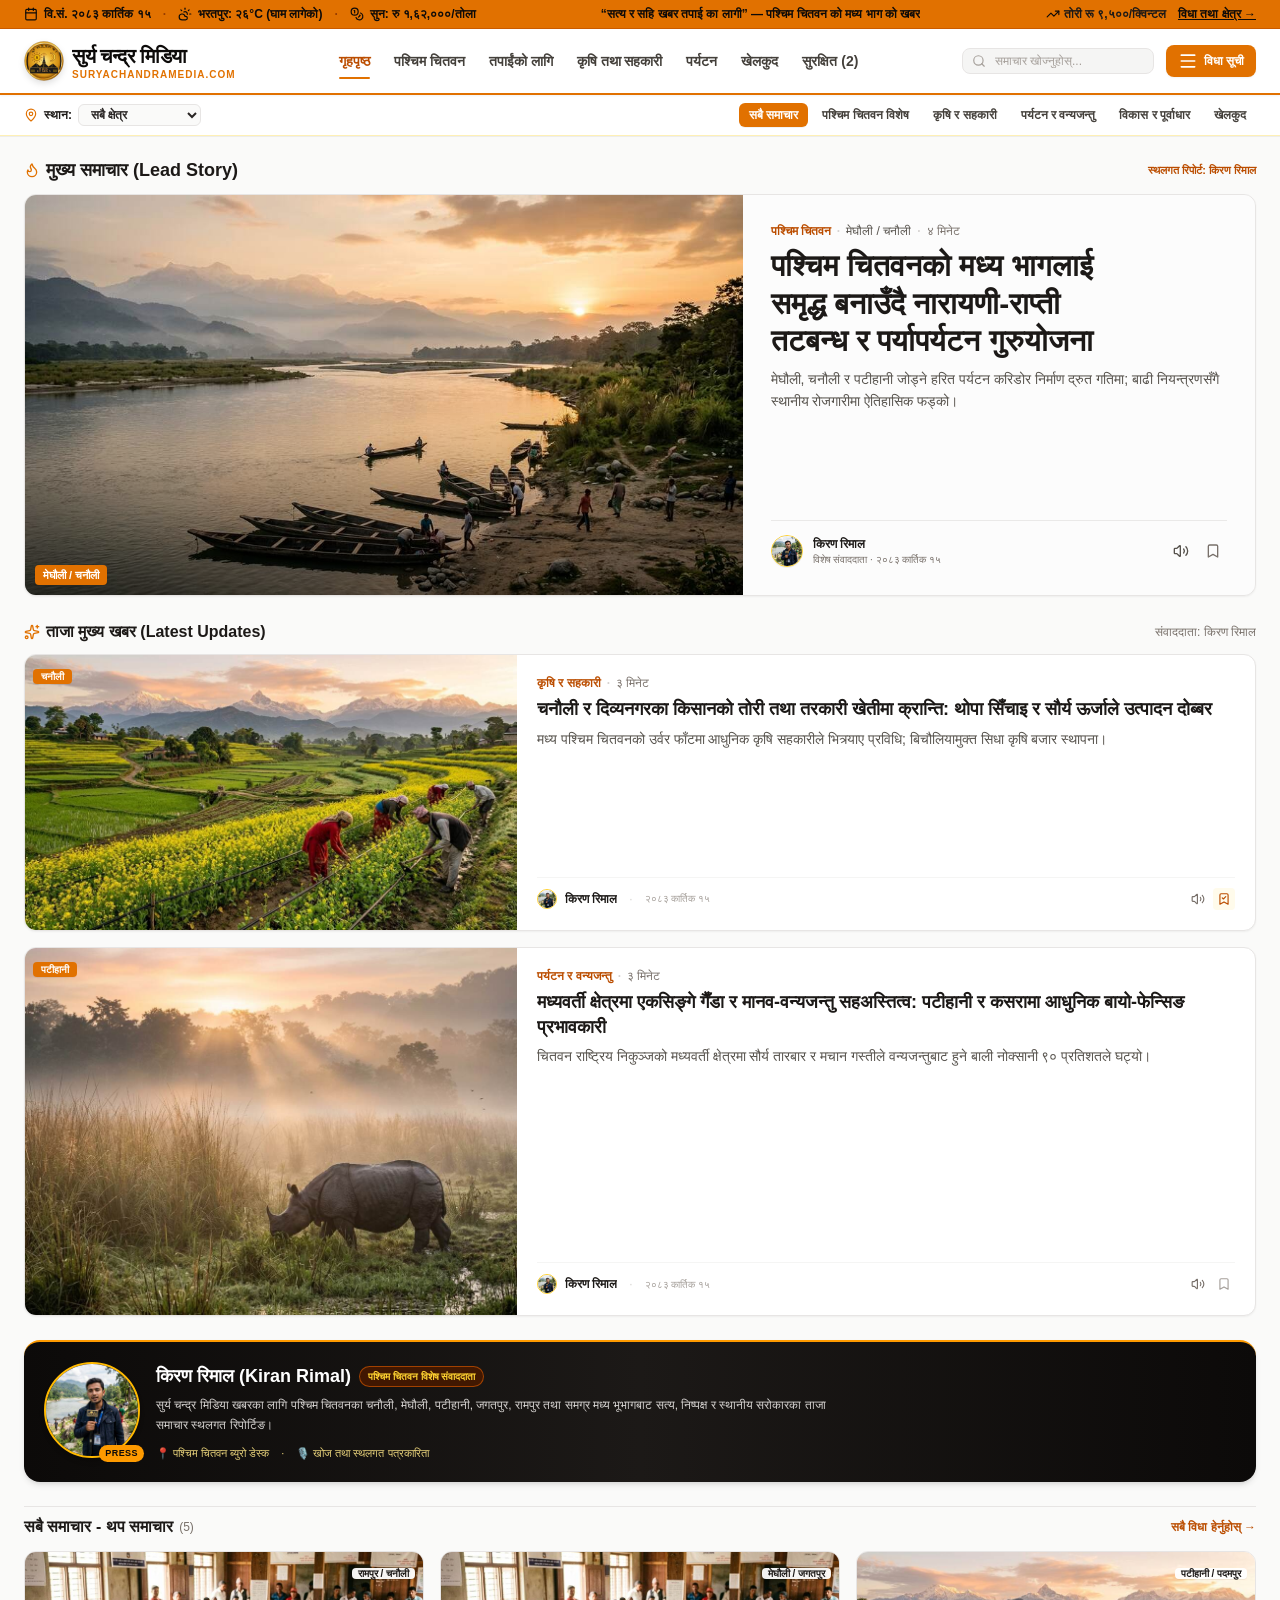
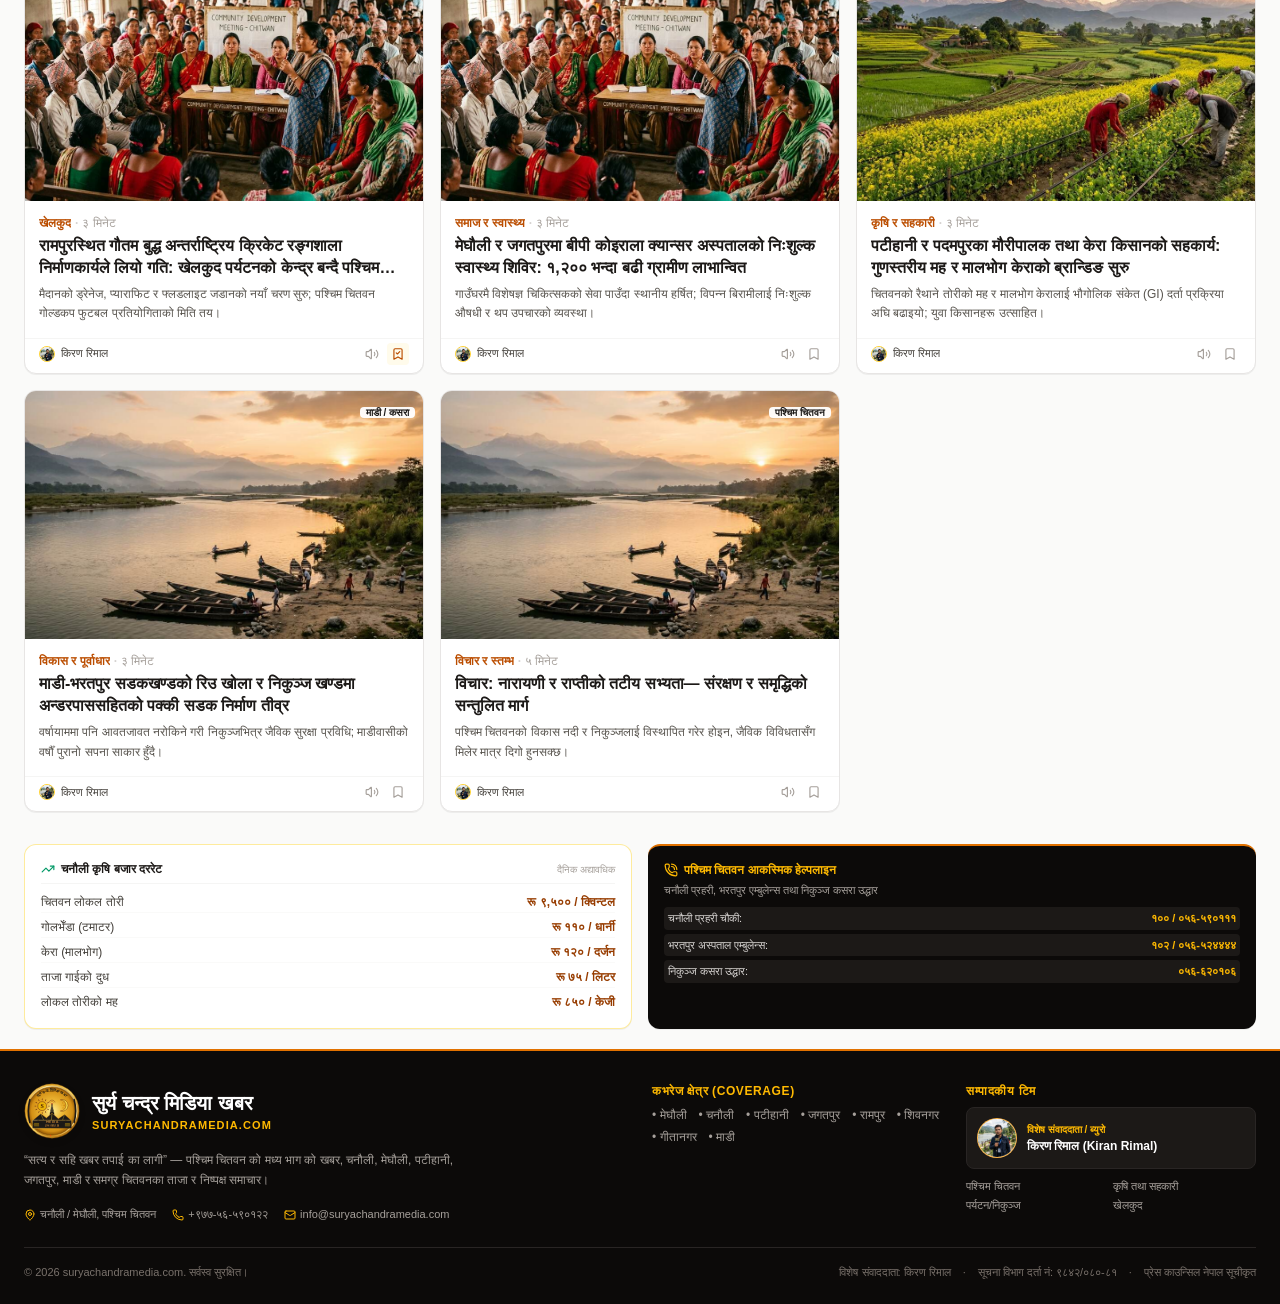
<file: index.html>
<!doctype html>
<html lang="ne">
  <head>
    <meta charset="UTF-8" />
    <meta name="viewport" content="width=device-width, initial-scale=1.0" />
    <title>सुर्य चन्द्र मिडिया खबर | suryachandramedia.com - सत्य र सहि खबर तपाई का लागी</title>
    <meta
      name="description"
      content="सत्य र सहि खबर तपाई का लागी - पश्चिम चितवन को मध्य भाग को खबर, सुर्य चन्द्र मिडिया खबर (suryachandramedia.com)। ताजा समाचार, प्रत्यक्ष अलर्ट र निष्पक्ष पत्रकारिता।"
    />
    <meta property="og:title" content="सुर्य चन्द्र मिडिया खबर | suryachandramedia.com - सत्य र सहि खबर तपाई का लागी" />
    <meta
      property="og:description"
      content="सत्य र सहि खबर तपाई का लागी - पश्चिम चितवन को मध्य भाग को खबर, सुर्य चन्द्र मिडिया खबर (suryachandramedia.com)। ताजा समाचार, प्रत्यक्ष अलर्ट र निष्पक्ष पत्रकारिता।"
    />
    <meta property="og:type" content="news" />
    <meta property="og:site_name" content="Surya Chandra Media" />
    <meta name="twitter:card" content="summary_large_image" />
    <meta name="twitter:title" content="सुर्य चन्द्र मिडिया खबर | suryachandramedia.com" />
    <meta
      name="twitter:description"
      content="सत्य र सहि खबर तपाई का लागी - पश्चिम चितवन को मध्य भाग को खबर, सुर्य चन्द्र मिडिया खबर।"
    />
    <link rel="preconnect" href="https://fonts.googleapis.com" />
    <link rel="preconnect" href="https://fonts.gstatic.com" crossorigin />
    <link
      href="https://fonts.googleapis.com/css2?family=Mukta:wght@300;400;500;600;700;800&family=Plus+Jakarta+Sans:wght@400;500;600;700&display=swap"
      rel="stylesheet"
    />
    <script type="application/ld+json">
    {
      "@context": "https://schema.org",
      "@type": "NewsMediaOrganization",
      "name": "Surya Chandra Media Khabar",
      "alternateName": "सुर्य चन्द्र मिडिया खबर",
      "url": "https://suryachandramedia.com",
      "slogan": "सत्य र सहि खबर तपाई का लागी",
      "description": "पश्चिम चितवन को मध्य भाग को खबर यो हो सुर्य चन्द्र मिडिया खबर",
      "areaServed": {
        "@type": "AdministrativeArea",
        "name": "West Chitwan, Nepal"
      },
      "knowsLanguage": ["ne", "en"]
    }
    </script>
    <script>
      // Ensure directory URLs have a trailing slash on GitHub Pages
      // e.g. https://user.github.io/repo -> https://user.github.io/repo/
      // Without this, relative asset paths './assets/...' resolve to root domain causing a blank white screen
      (function() {
        var p = window.location.pathname;
        if (p.length > 1 && !p.endsWith('/') && !p.split('/').pop().includes('.')) {
          window.location.replace(p + '/' + window.location.search + window.location.hash);
        }
      })();
    </script>
    <script type="module" crossorigin src="./assets/index.js"></script>
    <link rel="stylesheet" crossorigin href="./assets/index.css">
  </head>
  <body class="bg-stone-50 text-stone-900 font-sans antialiased selection:bg-orange-500 selection:text-white">
    <div id="root"></div>
  </body>
</html>
</file>
